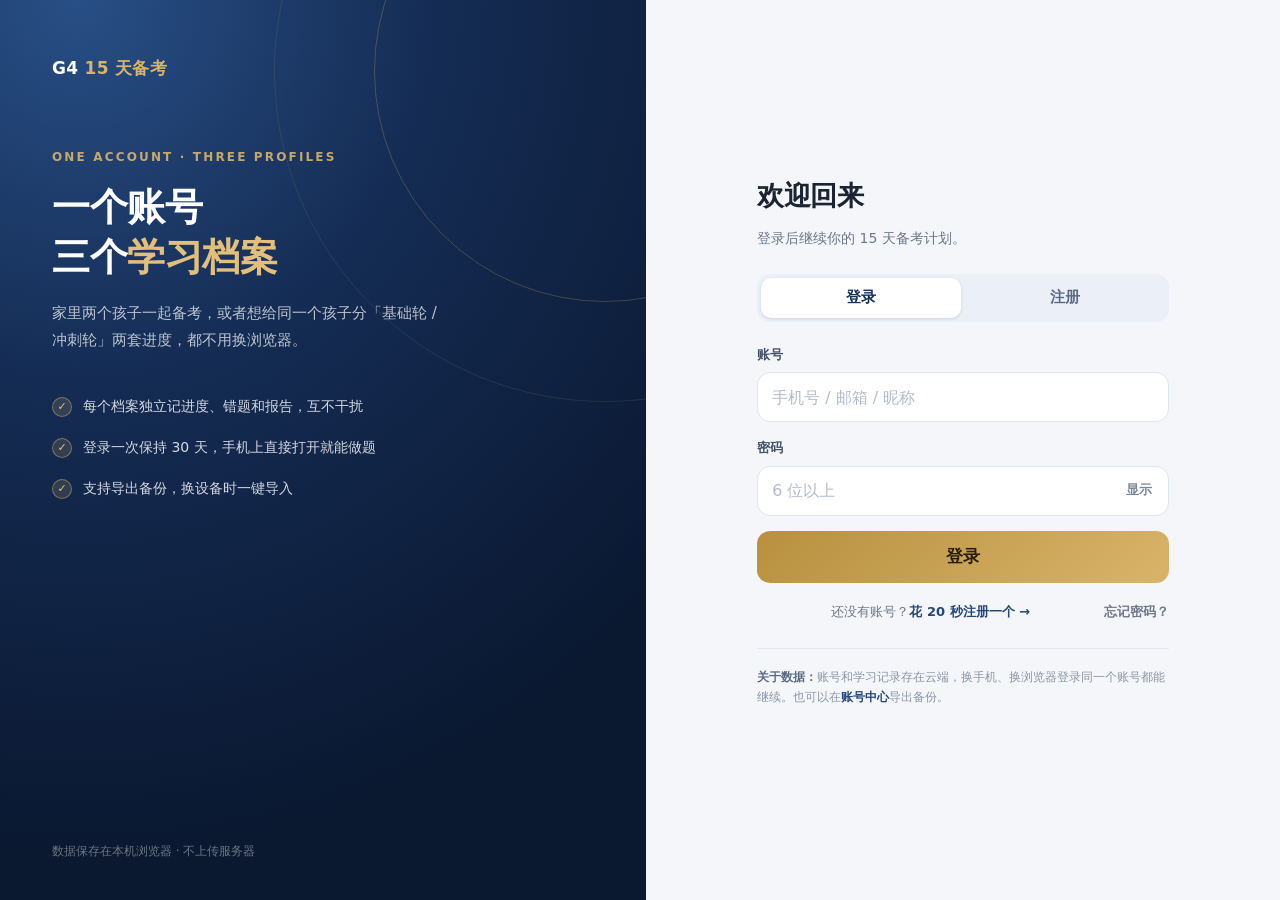
<file: account.html>
<!DOCTYPE html>
<html lang="zh-CN">
<head>
<meta charset="utf-8">
<meta name="viewport" content="width=device-width, initial-scale=1, viewport-fit=cover">
<meta name="theme-color" content="#16305a">
<meta name="robots" content="noindex">
<link rel="icon" href="assets/img/favicon.png">
<link rel="apple-touch-icon" href="assets/img/icon-192.png">
<link rel="stylesheet" href="assets/css/app.css">
<link rel="stylesheet" href="assets/css/auth.css">
<script src="assets/js/auth.js" data-api="https://ab81cf92b0a23499d.app.workbuddy.host" data-sharecode="POV3OFGOID"></script>
<title>账号与档案 · G4 备考</title>
</head>
<body data-page="account">
<header class="site-head" id="site-head"></header>

<main class="acc-wrap">

  <div class="acc-hero">
    <div class="ah-av" id="hero-av">🦁</div>
    <div class="ah-info">
      <div class="ah-name" id="hero-name">我的档案</div>
      <div class="ah-meta" id="hero-meta">Day 1 / 15</div>
    </div>
    <button class="ah-btn" id="hero-go">继续学习</button>
  </div>

  <section class="acc-sec">
    <h2>学习档案 <span id="slot-count">1 / 3</span></h2>
    <div class="card" style="padding:12px">
      <div id="slots"></div>
      <div class="hint" style="margin:4px 2px 0;font-size:12px">
        每个档案的进度、错题本和报告完全独立。删除档案会一并删掉它的学习记录。
      </div>
    </div>
  </section>

  <section class="acc-sec">
    <h2>数据备份 <span>换设备时用</span></h2>
    <div class="card">
      <div class="kv"><span>当前档案记录</span><b id="data-meta">—</b></div>
      <div class="btn-row" style="margin-top:12px">
        <button class="btn ghost sm" id="btn-export">导出当前档案</button>
        <button class="btn ghost sm" id="btn-import">导入备份</button>
        <input type="file" id="file-import" accept=".json,application/json" hidden>
      </div>
      <div class="hint" style="margin-top:10px;font-size:12px">
        导出的是一个 .json 文件，里面只有当前档案的答题记录。换手机后登录同一个账号，用「导入备份」恢复。
      </div>
    </div>
  </section>

  <section class="acc-sec">
    <h2>账号</h2>
    <div class="card">
      <div class="kv"><span>数据同步</span><b id="acc-sync">—</b></div>
      <div class="kv"><span>账号</span><b id="acc-user">—</b></div>
      <div class="kv"><span>称呼</span><b id="acc-name">—</b></div>
      <div class="kv"><span>注册时间</span><b id="acc-since">—</b></div>
      <div class="btn-row" style="margin-top:14px">
        <button class="btn ghost sm" id="btn-pw">修改密码</button>
        <button class="btn ghost sm" id="btn-logout">退出登录</button>
      </div>
    </div>
  </section>

  <section class="acc-sec">
    <h2>安全与找回 <span>忘记密码时用</span></h2>
    <div class="card">
      <div class="kv"><span>安全问题</span><b id="sec-q">—</b></div>
      <div class="kv"><span>恢复码</span><b id="sec-rec">—</b></div>
      <div class="btn-row" style="margin-top:12px">
        <button class="btn ghost sm" id="btn-sec">设置安全问题</button>
        <button class="btn ghost sm" id="btn-rec">生成恢复码</button>
      </div>
      <div class="hint" id="sec-hint" style="margin-top:10px;font-size:12px">
        忘记密码时，在登录页点「忘记密码？」，用安全问题答案或恢复码就能重设密码。恢复码只显示一次，请截图保存。
      </div>
    </div>
  </section>

  <section class="acc-sec">
    <h2>重置</h2>
    <div class="card danger-zone">
      <div style="font-size:13px;color:#5a6a83;line-height:1.7">
        只清空<strong>当前档案</strong>的答题记录，档案本身和账号都保留。可以先用上面的「导出」留个备份。
      </div>
      <div class="btn-row" style="margin-top:14px">
        <button class="btn ghost sm" id="btn-reset">清空当前档案进度</button>
      </div>
    </div>
  </section>

  <div style="margin-top:26px;text-align:center;font-size:12px;color:#8b96a8;line-height:1.8">
    账号和学习记录保存在云端，换设备登录同一账号即可继续。<br>
    仍建议定期导出备份，多一层保险。
  </div>
</main>

<nav class="tabbar" id="site-tabbar"></nav>

<!-- 编辑档案 -->
<div class="modal" id="m-edit">
  <div class="modal-box">
    <h3>编辑档案</h3>
    <p>名字最多 12 个字，头像和颜色随时能改。</p>
    <div class="emoji-row" id="m-emoji"></div>
    <div class="swatch-row" id="m-color"></div>
    <input class="inp" id="m-name" maxlength="12" placeholder="档案名字">
    <div class="modal-foot">
      <button class="btn ghost" data-close="m-edit">取消</button>
      <button class="btn" id="m-save">保存</button>
    </div>
  </div>
</div>

<!-- 修改密码 -->
<div class="modal" id="m-pw">
  <div class="modal-box">
    <h3>修改密码</h3>
    <p>改完下次登录用新密码，当前登录状态不会掉。</p>
    <div class="field">
      <label for="pw-old">原密码</label>
      <input class="inp" id="pw-old" type="password" autocomplete="current-password" placeholder="当前密码">
    </div>
    <div class="field">
      <label for="pw-new">新密码</label>
      <input class="inp" id="pw-new" type="password" autocomplete="new-password" placeholder="至少 6 位">
    </div>
    <div class="field">
      <label for="pw-new2">确认新密码</label>
      <input class="inp" id="pw-new2" type="password" autocomplete="new-password" placeholder="再输一遍">
    </div>
    <div class="auth-err" id="pw-err"></div>
    <div class="modal-foot">
      <button class="btn ghost" data-close="m-pw">取消</button>
      <button class="btn" id="pw-save">确认修改</button>
    </div>
  </div>
</div>

<!-- 删除档案 -->
<div class="modal" id="m-del">
  <div class="modal-box">
    <h3>删除这个档案？</h3>
    <p id="del-text">档案里的答题记录会一起删除，无法恢复。建议先导出备份。</p>
    <div class="modal-foot">
      <button class="btn ghost" data-close="m-del">我再想想</button>
      <button class="btn" id="del-ok" style="background:#b23a2c">确认删除</button>
    </div>
  </div>
</div>

<!-- 清空进度 -->
<div class="modal" id="m-reset">
  <div class="modal-box">
    <h3>清空当前档案进度？</h3>
    <p>会删除这个档案的全部答题记录，从 Day 1 重新开始。账号和其他档案不受影响。</p>
    <div class="modal-foot">
      <button class="btn ghost" data-close="m-reset">取消</button>
      <button class="btn" id="reset-ok" style="background:#b23a2c">确认清空</button>
    </div>
  </div>
</div>

<!-- 安全设置 -->
<div class="modal" id="m-sec">
  <div class="modal-box">
    <h3>设置安全问题</h3>
    <p>答案不区分大小写、忽略空格。设置后忘记密码就能自助找回。</p>
    <div class="field">
      <label for="sec-qsel">问题</label>
      <select class="inp sel" id="sec-qsel">
        <option>你最喜欢的水果是什么？</option>
        <option>你的小学叫什么名字？</option>
        <option>你养过的宠物叫什么？</option>
        <option>你最喜欢的颜色是什么？</option>
      </select>
    </div>
    <div class="field">
      <label for="sec-ans">答案</label>
      <input class="inp" id="sec-ans" maxlength="30" placeholder="例如：芒果">
    </div>
    <div class="auth-err" id="sec-err"></div>
    <div class="modal-foot">
      <button class="btn ghost" data-close="m-sec">取消</button>
      <button class="btn" id="sec-save">保存</button>
    </div>
  </div>
</div>

<!-- 展示恢复码 -->
<div class="modal" id="m-code">
  <div class="modal-box">
    <h3>你的恢复码</h3>
    <p>只显示这一次，请现在截图或复制保存。生成新码后旧码立即作废。</p>
    <div class="code-box" id="code-val">—</div>
    <button class="btn ghost sm" id="code-copy" style="width:100%">复制恢复码</button>
    <div class="modal-foot">
      <button class="btn" data-close="m-code">我已保存</button>
    </div>
  </div>
</div>

<script src="assets/js/data.js"></script>
<script src="assets/js/core.js"></script>
<script>
(function () {
  'use strict';
  var A = window.Auth, App = window.App, S = App.S;
  var $ = function (id) { return document.getElementById(id); };
  var IC = {
    swap: '<svg viewBox="0 0 24 24" width="17" height="17" fill="none" stroke="currentColor" stroke-width="2" stroke-linecap="round" stroke-linejoin="round"><path d="M4 8h13l-3-3M20 16H7l3 3"/></svg>',
    pen: '<svg viewBox="0 0 24 24" width="16" height="16" fill="none" stroke="currentColor" stroke-width="2" stroke-linecap="round" stroke-linejoin="round"><path d="M4 20h4l10-10-4-4L4 16v4z"/><path d="M13.5 6.5l4 4"/></svg>',
    bin: '<svg viewBox="0 0 24 24" width="16" height="16" fill="none" stroke="currentColor" stroke-width="2" stroke-linecap="round" stroke-linejoin="round"><path d="M4 7h16M9 7V4h6v3M6 7l1 13h10l1-13"/></svg>'
  };

  var editPid = null, delPid = null;
  var pickedEmoji = '', pickedColor = '';

  /* ---------- 模态框 ---------- */
  function open(id) { $(id).classList.add('show'); }
  function close(id) { $(id).classList.remove('show'); }
  Array.prototype.forEach.call(document.querySelectorAll('[data-close]'), function (b) {
    b.addEventListener('click', function () { close(b.getAttribute('data-close')); });
  });
  Array.prototype.forEach.call(document.querySelectorAll('.modal'), function (m) {
    m.addEventListener('click', function (e) { if (e.target === m) m.classList.remove('show'); });
  });

  /* ---------- 进度摘要 ---------- */
  function metaFor(pid) {
    var raw = null;
    try { raw = localStorage.getItem(A.progressKey(pid)); } catch (e) {}
    var st = {};
    try { st = JSON.parse(raw || '{}') || {}; } catch (e) { st = {}; }
    var ans = 0;
    if (st.answers) { for (var k in st.answers) if (Object.prototype.hasOwnProperty.call(st.answers, k)) ans++; }
    var day = 1;
    if (st.startDate) {
      var p = String(st.startDate).split('-').map(Number);
      var s = new Date(p[0], p[1] - 1, p[2]);
      var t = new Date(); t.setHours(0, 0, 0, 0);
      day = Math.max(1, Math.min(15, Math.floor((t - s) / 86400000) + 1));
    }
    return { day: day, ans: ans };
  }

  /* ---------- 渲染 ---------- */
  function render() {
    var c = A.current();
    if (!c) { location.replace('login.html'); return; }
    var u = c.user, cur = c.profile;
    var t = App.totalStats();

    $('hero-av').textContent = cur.emoji;
    $('hero-av').style.background = cur.color;
    $('hero-name').textContent = cur.name;
    $('hero-meta').textContent = 'Day ' + App.todayIdx() + ' / 15 · 已答 ' + t.ans + ' 题 · 正确率 ' + t.pct + '%';
    $('hero-go').onclick = function () { location.href = 'quiz.html?day=' + App.todayIdx(); };

    /* 槽位 */
    var html = u.profiles.map(function (p) {
      var m = metaFor(p.id), on = p.id === cur.id;
      return '<div class="slot' + (on ? ' cur' : '') + '">' +
        '<span class="sl-av" style="background:' + p.color + '">' + p.emoji + '</span>' +
        '<span class="sl-info">' +
          '<span class="sl-name">' + A.esc(p.name) + (on ? '<em>当前</em>' : '') + '</span>' +
          '<span class="sl-meta">Day ' + m.day + ' / 15 · 已答 ' + m.ans + ' 题</span>' +
        '</span>' +
        '<span class="sl-ops">' +
          (on ? '' : '<button class="icobtn" data-sw="' + p.id + '" title="切换到该档案">' + IC.swap + '</button>') +
          '<button class="icobtn" data-ed="' + p.id + '" title="编辑">' + IC.pen + '</button>' +
          (u.profiles.length > 1
            ? '<button class="icobtn danger" data-del="' + p.id + '" title="删除">' + IC.bin + '</button>' : '') +
        '</span>' +
      '</div>';
    }).join('');

    if (u.profiles.length < A.MAX_PROFILES) {
      html += '<button class="slot-empty" id="slot-add">＋ 新建档案（还剩 ' +
        (A.MAX_PROFILES - u.profiles.length) + ' 个名额）</button>';
    }
    $('slots').innerHTML = html;
    $('slot-count').textContent = u.profiles.length + ' / ' + A.MAX_PROFILES;

    Array.prototype.forEach.call($('slots').querySelectorAll('[data-sw]'), function (b) {
      b.onclick = function () {
        if (A.switchProfile(b.getAttribute('data-sw'))) location.reload();
      };
    });
    Array.prototype.forEach.call($('slots').querySelectorAll('[data-ed]'), function (b) {
      b.onclick = function () { openEdit(b.getAttribute('data-ed')); };
    });
    Array.prototype.forEach.call($('slots').querySelectorAll('[data-del]'), function (b) {
      b.onclick = function () {
        delPid = b.getAttribute('data-del');
        var p = u.profiles.filter(function (x) { return x.id === delPid; })[0];
        $('del-text').textContent = '「' + (p ? p.name : '这个档案') +
          '」里的答题记录会一起删除，无法恢复。建议先导出备份。';
        open('m-del');
      };
    });
    var add = $('slot-add');
    if (add) add.onclick = function () { openEdit(null); };

    /* 数据 & 账号 */
    $('data-meta').textContent = t.ans + ' 题记录 · ' + t.done + '/15 天完成';
    A.syncStatus().then(function (cloud) {
      $('acc-sync').textContent = cloud ? '☁️ 云端 · 换设备自动同步' : '仅本机 · 建议导出备份';
    });
    $('acc-user').textContent = u.username;
    $('acc-name').textContent = u.name || '未填';
    $('acc-since').textContent = new Date(u.createdAt).toLocaleDateString('zh-CN');

    /* 安全与找回 */
    var sec = A.securityOf();
    $('sec-q').textContent = sec.question || '未设置';
    $('btn-sec').textContent = sec.question ? '修改安全问题' : '设置安全问题';
    $('sec-rec').textContent = '检测中…';
    A.syncStatus().then(function (cloud) {
      $('sec-rec').textContent = cloud ? (sec.hasRecovery ? '已生成（如需重置换新）' : '未生成') : '仅云端账号支持';
      $('btn-rec').disabled = !cloud;
      $('btn-rec').style.opacity = cloud ? '' : '.5';
    });
    $('sec-hint').textContent = sec.question
      ? '忘记密码时，在登录页点「忘记密码？」，用安全问题答案（或恢复码）就能重设密码。'
      : '⚠️ 还没有设置找回方式。建议现在设置一个安全问题，否则忘记密码只能找管理员在后台重置。';
  }

  /* ---------- 编辑 / 新建档案 ---------- */
  function openEdit(pid) {
    editPid = pid;
    var c = A.current();
    var p = pid ? c.user.profiles.filter(function (x) { return x.id === pid; })[0] : null;
    pickedEmoji = p ? p.emoji : A.EMOJIS[c.user.profiles.length % A.EMOJIS.length];
    pickedColor = p ? p.color : A.COLORS[c.user.profiles.length % A.COLORS.length];
    $('m-name').value = p ? p.name : ('档案 ' + (c.user.profiles.length + 1));
    $('m-emoji').innerHTML = A.EMOJIS.map(function (em) {
      return '<button type="button" data-em="' + em + '" class="' + (em === pickedEmoji ? 'on' : '') + '">' + em + '</button>';
    }).join('');
    $('m-color').innerHTML = A.COLORS.map(function (co) {
      return '<button type="button" data-co="' + co + '" class="' + (co === pickedColor ? 'on' : '') + '" style="background:' + co + '"></button>';
    }).join('');
    Array.prototype.forEach.call($('m-emoji').querySelectorAll('[data-em]'), function (b) {
      b.onclick = function () {
        pickedEmoji = b.getAttribute('data-em');
        Array.prototype.forEach.call($('m-emoji').children, function (x) { x.classList.toggle('on', x === b); });
      };
    });
    Array.prototype.forEach.call($('m-color').querySelectorAll('[data-co]'), function (b) {
      b.onclick = function () {
        pickedColor = b.getAttribute('data-co');
        Array.prototype.forEach.call($('m-color').children, function (x) { x.classList.toggle('on', x === b); });
      };
    });
    open('m-edit');
  }

  $('m-save').onclick = async function () {
    var name = $('m-name').value.trim();
    if (!name) { App.toast('给档案起个名字'); return; }
    try {
      if (editPid) {
        A.updateProfile(editPid, { name: name, emoji: pickedEmoji, color: pickedColor });
        close('m-edit');
        App.toast('档案已更新');
        setTimeout(function () { location.reload(); }, 400);
      } else {
        await A.addProfile(name);
        close('m-edit');
        App.toast('新档案已创建，进度从 Day 1 开始');
        setTimeout(function () { location.reload(); }, 400);
      }
    } catch (e) {
      alert(e.message || '保存失败');
    }
  };

  /* ---------- 删除 ---------- */
  $('del-ok').onclick = async function () {
    try {
      await A.removeProfile(delPid, true);
      close('m-del');
      App.toast('档案已删除');
      setTimeout(function () { location.reload(); }, 350);
    } catch (e) {
      alert(e.message || '删除失败');
    }
  };

  /* ---------- 改密码 ---------- */
  $('btn-pw').onclick = function () {
    $('pw-old').value = ''; $('pw-new').value = ''; $('pw-new2').value = '';
    $('pw-err').classList.remove('show');
    open('m-pw');
  };
  $('pw-save').onclick = function () {
    var o = $('pw-old').value, n1 = $('pw-new').value, n2 = $('pw-new2').value;
    var box = $('pw-err');
    function bad(m) { box.textContent = m; box.classList.add('show'); }
    box.classList.remove('show');
    if (!o) return bad('请输入原密码');
    if (n1.length < 6) return bad('新密码至少 6 位');
    if (n1 !== n2) return bad('两次输入的新密码不一样');
    A.changePassword(o, n1).then(function () {
      close('m-pw');
      App.toast('密码已修改');
    }).catch(function (e) { bad(e.message || '修改失败'); });
  };

  /* ---------- 安全与找回 ---------- */
  var SECQ = ['你最喜欢的水果是什么？', '你的小学叫什么名字？',
              '你养过的宠物叫什么？', '你最喜欢的颜色是什么？'];

  $('btn-sec').onclick = function () {
    var cur = A.securityOf().question;
    $('sec-err').classList.remove('show');
    $('sec-ans').value = '';
    var opts = SECQ.slice();
    if (cur && opts.indexOf(cur) < 0) opts.unshift(cur);
    $('sec-qsel').innerHTML = opts.map(function (q) {
      return '<option' + (q === cur ? ' selected' : '') + '>' + A.esc(q) + '</option>';
    }).join('');
    open('m-sec');
  };

  $('sec-save').onclick = function () {
    var q = $('sec-qsel').value, a = $('sec-ans').value.trim();
    var box = $('sec-err');
    function bad(m) { box.textContent = m; box.classList.add('show'); }
    box.classList.remove('show');
    if (a.length < 1) return bad('请填写答案');
    A.setSecurity(q, a).then(function () {
      close('m-sec');
      App.toast('安全问题已保存');
      setTimeout(function () { location.reload(); }, 500);
    }).catch(function (e) { bad(e.message || '保存失败'); });
  };

  $('btn-rec').onclick = function () {
    if ($('btn-rec').disabled) return;
    if (!confirm('生成新恢复码？旧恢复码会立即失效。')) return;
    A.rotateRecovery().then(function (res) {
      $('code-val').textContent = res.recoveryCode;
      $('sec-rec').textContent = '已生成（如需重置换新）';
      open('m-code');
    }).catch(function (e) { alert(e.message || '生成失败'); });
  };

  $('code-copy').onclick = function () {
    var s = $('code-val').textContent.trim();
    if (!s || s === '—') return;
    if (navigator.clipboard && navigator.clipboard.writeText) {
      navigator.clipboard.writeText(s).then(function () { App.toast('已复制'); }, fb);
    } else fb();
    function fb() {
      var ta = document.createElement('textarea');
      ta.value = s; ta.style.position = 'fixed'; ta.style.opacity = '0';
      document.body.appendChild(ta); ta.select();
      try { document.execCommand('copy'); App.toast('已复制'); } catch (e) { alert('复制失败：' + s); }
      ta.remove();
    }
  };

  /* ---------- 退出 ---------- */
  $('btn-logout').onclick = function () {
    if (!confirm('退出登录？学习记录会保留，重新登录即可继续。')) return;
    A.logout();
    location.replace('login.html');
  };

  /* ---------- 导出 / 导入 ---------- */
  $('btn-export').onclick = function () {
    var c = A.current();
    var data = A.exportProfile(c.profile.id);
    var blob = new Blob([JSON.stringify(data, null, 2)], { type: 'application/json' });
    var a = document.createElement('a');
    a.href = URL.createObjectURL(blob);
    a.download = 'G4备考-' + c.profile.name + '-' + App.fmtD(new Date()) + '.json';
    document.body.appendChild(a); a.click();
    setTimeout(function () { URL.revokeObjectURL(a.href); a.remove(); }, 1200);
    App.toast('已导出，保存好这个文件');
  };

  $('btn-import').onclick = function () { $('file-import').click(); };
  $('file-import').onchange = async function () {
    var f = this.files && this.files[0];
    if (!f) return;
    var fr = new FileReader();
    fr.onload = async function () {
      try {
        var obj = JSON.parse(String(fr.result));
        if (!confirm('导入会覆盖当前档案的答题记录，确定继续？')) return;
        await A.importProfile(A.current().profile.id, obj);
        App.toast('导入成功，正在刷新');
        setTimeout(function () { location.reload(); }, 500);
      } catch (e) {
        alert('导入失败：' + (e.message || '文件格式不对'));
      }
    };
    fr.readAsText(f);
    this.value = '';
  };

  /* ---------- 清空 ---------- */
  $('btn-reset').onclick = function () { open('m-reset'); };
  $('reset-ok').onclick = async function () {
    await A.resetProgress();
    App.toast('已清空，正在重新开始');
    setTimeout(function () { location.href = 'index.html'; }, 400);
  };

  render();
})();
</script>
</body>
</html>
</file>
<file: assets/css/app.css>
/* =========================================================
   G4 15天备考 · 站点样式
   移动优先，860px 以上切桌面布局
   ========================================================= */
:root{
  --navy:#16305a; --navy2:#24487c; --navy3:#2f5da0; --gold:#c8a45a;
  --bg:#f4f6fa; --card:#fff; --ink:#1b2432; --muted:#6d7889;
  --line:#e5e9f1; --ok:#0f7a58; --okbg:#eefaf4; --bad:#c0392b; --badbg:#fdf1ef;
  --shadow:0 1px 2px rgba(22,48,90,.05), 0 10px 30px rgba(22,48,90,.06);
  --radius:18px;
}
*{box-sizing:border-box;-webkit-tap-highlight-color:transparent}
html{scroll-behavior:smooth}
body{
  margin:0;background:var(--bg);color:var(--ink);font-size:16px;line-height:1.65;
  font-family:-apple-system,BlinkMacSystemFont,"PingFang SC","Hiragino Sans GB","Microsoft YaHei",system-ui,sans-serif;
  -webkit-font-smoothing:antialiased;
}
a{color:var(--navy2);text-decoration:none}
button{font-family:inherit}
img{max-width:100%}
.wrap{max-width:1080px;margin:0 auto;padding:0 16px}
@media(min-width:860px){.wrap{padding:0 28px}}

/* ---------- header ---------- */
.site-head{
  position:sticky;top:0;z-index:60;background:rgba(255,255,255,.94);
  backdrop-filter:blur(14px);border-bottom:1px solid var(--line);
}
.site-head .wrap{display:flex;align-items:center;gap:14px;height:56px}
@media(min-width:860px){.site-head .wrap{height:64px}}
.logo{display:flex;align-items:baseline;gap:6px;font-weight:800;font-size:16px;color:var(--navy);letter-spacing:.02em;flex:0 0 auto}
.logo b{color:var(--gold);font-weight:800}
.logo .dot{width:5px;height:5px;border-radius:50%;background:var(--gold);display:inline-block;transform:translateY(-3px)}
.site-nav{display:none;gap:2px;margin-left:18px;flex:1}
@media(min-width:860px){.site-nav{display:flex}}
.site-nav a{
  font-size:14.5px;font-weight:600;color:#5a6a83;padding:8px 13px;border-radius:9px;transition:.15s;
}
.site-nav a:hover{background:#f0f3f9;color:var(--navy)}
.site-nav a.on{color:var(--navy);background:#eef2f9}
.head-right{margin-left:auto;display:flex;align-items:center;gap:10px}
.cd-chip{font-size:12.5px;color:#5a6a83;background:#f0f3f9;border-radius:99px;padding:6px 12px;white-space:nowrap}
.cd-chip b{color:var(--navy);font-size:15px;font-variant-numeric:tabular-nums}
.head-cta{display:none}
@media(min-width:860px){.head-cta{display:inline-flex}}

/* ---------- buttons ---------- */
.btn{
  display:inline-flex;align-items:center;justify-content:center;gap:8px;
  padding:14px 22px;border:none;border-radius:13px;background:var(--navy);color:#fff;
  font-size:16px;font-weight:600;cursor:pointer;transition:.15s;text-align:center;
}
.btn:hover{background:var(--navy2)}
.btn:active{transform:scale(.985)}
.btn.gold{background:linear-gradient(135deg,#b8903f,#d8b46a);color:#2a1f06}
.btn.gold:hover{filter:brightness(1.05)}
.btn.ghost{background:#fff;color:var(--navy);border:1.5px solid var(--line)}
.btn.ghost:hover{background:#f7f9fd;border-color:#cfd8e6}
.btn.sm{padding:10px 15px;font-size:14px;border-radius:10px}
.btn.block{width:100%}
.btn:disabled{opacity:.45;pointer-events:none}

/* ---------- tabbar (mobile only) ---------- */
.tabbar{
  position:fixed;left:0;right:0;bottom:0;z-index:70;
  background:rgba(255,255,255,.96);backdrop-filter:blur(14px);
  border-top:1px solid var(--line);display:flex;
  padding:6px 4px calc(6px + env(safe-area-inset-bottom));
}
@media(min-width:860px){.tabbar{display:none}}
.tabbar a{
  flex:1;display:flex;flex-direction:column;align-items:center;gap:3px;
  color:#98a3b4;font-size:10.5px;font-weight:600;padding:5px 2px;border-radius:10px;
}
.tabbar a.on{color:var(--navy)}
.tabbar svg{width:22px;height:22px;stroke:currentColor;fill:none;stroke-width:1.7;stroke-linecap:round;stroke-linejoin:round}

/* ---------- hero ---------- */
.hero{
  position:relative;overflow:hidden;color:#fff;
  background:linear-gradient(150deg,#0f2445 0%,#1a3c6b 52%,#2a5a99 100%);
}
.hero:before{
  content:"";position:absolute;right:-90px;top:-120px;width:340px;height:340px;border-radius:50%;
  background:radial-gradient(circle,rgba(200,164,90,.22),rgba(200,164,90,0) 68%);
}
.hero:after{
  content:"";position:absolute;left:-60px;bottom:-140px;width:300px;height:300px;border-radius:50%;
  background:radial-gradient(circle,rgba(90,140,220,.18),rgba(90,140,220,0) 70%);
}
.hero .wrap{position:relative;z-index:1;padding-top:44px;padding-bottom:40px}
@media(min-width:860px){.hero .wrap{padding-top:74px;padding-bottom:70px;display:grid;grid-template-columns:1.15fr .85fr;gap:48px;align-items:center}}
.eyebrow{display:inline-flex;align-items:center;gap:7px;font-size:12.5px;font-weight:700;letter-spacing:.1em;color:#c8a45a;background:rgba(200,164,90,.12);border:1px solid rgba(200,164,90,.28);padding:6px 12px;border-radius:99px}
.hero h1{font-size:30px;line-height:1.28;font-weight:800;margin:16px 0 12px;letter-spacing:-.01em}
@media(min-width:860px){.hero h1{font-size:44px;line-height:1.2}}
.hero h1 em{font-style:normal;color:var(--gold)}
.hero p.lead{font-size:15px;line-height:1.75;color:#c3d0e4;margin:0 0 26px;max-width:520px}
@media(min-width:860px){.hero p.lead{font-size:16.5px}}
.hero-actions{display:flex;gap:10px;flex-wrap:wrap}
.hero-actions .btn{padding:14px 24px}
.hero-actions .btn.ghost{background:rgba(255,255,255,.08);color:#fff;border-color:rgba(255,255,255,.28)}
.hero-actions .btn.ghost:hover{background:rgba(255,255,255,.16)}
.hero-note{font-size:12.5px;color:#8ea3c2;margin-top:16px}

.hero-panel{
  display:none;background:rgba(255,255,255,.07);border:1px solid rgba(255,255,255,.16);
  border-radius:22px;padding:22px;backdrop-filter:blur(10px);
}
@media(min-width:860px){.hero-panel{display:block}}
.hero-panel .plabel{font-size:11.5px;letter-spacing:.14em;color:#9fb3cd;font-weight:700}
.hero-panel .prow{display:flex;align-items:center;justify-content:space-between;padding:13px 0;border-bottom:1px solid rgba(255,255,255,.1)}
.hero-panel .prow:last-child{border:none;padding-bottom:0}
.hero-panel .pk{font-size:13.5px;color:#c3d0e4}
.hero-panel .pv{font-size:20px;font-weight:800;font-variant-numeric:tabular-nums}
.hero-panel .pv small{font-size:12px;font-weight:600;color:#9fb3cd;margin-left:2px}
.hero-panel .pbar{height:5px;background:rgba(255,255,255,.15);border-radius:99px;overflow:hidden;margin-top:8px}
.hero-panel .pbar i{display:block;height:100%;background:linear-gradient(90deg,#c8a45a,#e6c98d);border-radius:99px}

/* ---------- layout ---------- */
main{padding:22px 0 calc(84px + env(safe-area-inset-bottom))}
@media(min-width:860px){main{padding:42px 0 56px}}
.sect{margin-bottom:26px}
@media(min-width:860px){.sect{margin-bottom:40px}}
.sect-head{display:flex;align-items:flex-end;justify-content:space-between;gap:16px;margin:0 2px 14px}
.sect-head h2{font-size:20px;font-weight:800;margin:0;letter-spacing:-.01em}
@media(min-width:860px){.sect-head h2{font-size:26px}}
.sect-head p{margin:4px 0 0;font-size:13.5px;color:var(--muted)}
.sect-head .more{font-size:13.5px;font-weight:600;color:var(--navy2);white-space:nowrap}
.grid{display:grid;gap:14px}
@media(min-width:700px){.grid.g2{grid-template-columns:repeat(2,1fr)}}
@media(min-width:860px){.grid.g3{grid-template-columns:repeat(3,1fr)}.grid.g4{grid-template-columns:repeat(4,1fr)}}

.card{
  background:var(--card);border:1px solid rgba(229,233,241,.8);border-radius:var(--radius);
  box-shadow:var(--shadow);padding:18px;
}
.card.tight{padding:15px}
.card.flat{box-shadow:none}
.card h3{margin:0 0 8px;font-size:16.5px;font-weight:700}
.card p{margin:0;color:#3d4a5e;font-size:14.5px;line-height:1.75}

/* ---------- pills / misc ---------- */
.pill{display:inline-flex;align-items:center;gap:5px;font-size:11.5px;font-weight:600;padding:4px 10px;border-radius:99px;background:#eef2f9;color:#3c5279;white-space:nowrap}
.pill.eng{background:#eaf2ff;color:#1d4f9c}
.pill.math{background:#eafaf3;color:#0d6b4f}
.pill.chi{background:#fdf3e6;color:#96601a}
.pill.gold{background:#faf3e2;color:#8a6a20}
.pill.ok{background:#e6f7ef;color:var(--ok)}
.pill.bad{background:var(--badbg);color:var(--bad)}
.hint{font-size:12.5px;color:var(--muted);line-height:1.65}
.muted{color:var(--muted)}
.center{text-align:center}
.goldline{height:3px;background:linear-gradient(90deg,var(--gold),rgba(200,164,90,0));border-radius:2px}
.kv{display:flex;gap:12px;padding:11px 0;border-bottom:1px dashed var(--line);font-size:14.5px}
.kv:last-child{border:none;padding-bottom:0}
.kv .k{flex:0 0 72px;color:var(--muted);font-size:13.5px;font-weight:600}
.kv .v{flex:1}
.list{margin:0;padding-left:20px}
.list li{margin:7px 0;font-size:14.5px;line-height:1.7}
.quote{border-left:3px solid var(--gold);padding:4px 0 4px 14px;color:#3d4a5e;font-size:14px;margin:14px 0}
.tag{display:inline-block;font-size:11px;font-weight:700;letter-spacing:.08em;color:#8a6a20;background:#faf3e2;padding:3px 9px;border-radius:6px}
.bar{height:6px;background:#e3e8f1;border-radius:99px;overflow:hidden}
.bar>i{display:block;height:100%;background:linear-gradient(90deg,#c8a45a,#e0c285);border-radius:99px;transition:width .4s}
.bar.navy>i{background:linear-gradient(90deg,var(--navy),var(--navy3))}
.bar.green>i{background:linear-gradient(90deg,#0f7a58,#3fae86)}

/* ---------- progress ring ---------- */
.ring{position:relative;width:78px;height:78px;flex:0 0 78px}
.ring svg{transform:rotate(-90deg)}
.ring .pct{position:absolute;inset:0;display:flex;flex-direction:column;align-items:center;justify-content:center;font-size:17px;font-weight:800;color:var(--navy)}
.ring .pct small{font-size:9px;color:var(--muted);font-weight:700;letter-spacing:.08em}

/* ---------- plan list ---------- */
.ditem{display:flex;gap:13px;padding:14px;background:#fff;border:1px solid var(--line);border-radius:15px;margin-bottom:10px;cursor:pointer;align-items:center;transition:.15s}
.ditem:hover{border-color:#cfd8e6;transform:translateY(-1px);box-shadow:var(--shadow)}
.dnum{flex:0 0 44px;height:44px;border-radius:12px;background:#eef2f9;display:flex;flex-direction:column;align-items:center;justify-content:center;font-weight:800;color:var(--navy);font-size:16px;line-height:1}
.dnum small{font-size:8px;color:var(--muted);font-weight:700;letter-spacing:.08em;margin-top:4px}
.ditem.done .dnum{background:#e6f7ef;color:var(--ok)}
.ditem .dt{font-size:15px;font-weight:700;margin-bottom:3px;display:flex;align-items:center;gap:6px;flex-wrap:wrap}
.ditem .dm{font-size:12.5px;color:var(--muted)}
.ditem .chev{color:#c3cad6;font-size:20px;font-weight:300}

/* ---------- quiz ---------- */
.quizhead{position:sticky;top:56px;z-index:40;background:rgba(244,246,250,.96);backdrop-filter:blur(10px);padding:12px 0 10px;border-bottom:1px solid var(--line);margin-bottom:16px}
@media(min-width:860px){.quizhead{top:64px}}
.qh-row{display:flex;align-items:center;justify-content:space-between;gap:12px}
.qh-day{font-size:12px;color:var(--muted);font-weight:700;letter-spacing:.06em}
.qh-title{font-size:16px;font-weight:800;margin-top:2px}
.qh-right{display:flex;align-items:center;gap:8px}
.qcount{font-size:13px;font-weight:700;color:var(--navy);background:#e9eef8;padding:6px 12px;border-radius:99px;white-space:nowrap}
.iconbtn{background:#fff;border:1px solid var(--line);width:36px;height:36px;border-radius:10px;display:flex;align-items:center;justify-content:center;cursor:pointer;color:var(--muted);flex:0 0 36px}
.iconbtn:hover{color:var(--navy);border-color:#cfd8e6}
.qwrap{max-width:820px;margin:0 auto}
.q{background:#fff;border:1px solid var(--line);border-radius:16px;padding:16px;margin-bottom:13px;box-shadow:0 1px 2px rgba(22,48,90,.04)}
.q .qtop{display:flex;align-items:center;gap:8px;margin-bottom:9px}
.q .num{font-size:11.5px;font-weight:800;color:#9aa4b4;letter-spacing:.06em}
.q .stem{font-size:16.5px;line-height:1.7;font-weight:500}
.q .stem.en{font-family:Georgia,"Times New Roman",serif}
.opt{display:flex;gap:10px;align-items:flex-start;padding:11px 12px;border:1.5px solid var(--line);border-radius:12px;margin-top:9px;cursor:pointer;transition:.14s;background:#fff}
.opt:hover{background:#f7f9fd;border-color:#d5deeb}
.opt .k{flex:0 0 22px;height:22px;border-radius:50%;background:#f0f3f9;color:#5a6a83;font-size:12px;font-weight:700;display:flex;align-items:center;justify-content:center;margin-top:1px}
.opt .t{flex:1;font-size:15.5px;line-height:1.55}
.opt.en .t{font-family:Georgia,"Times New Roman",serif}
.opt.correct{border-color:var(--ok);background:var(--okbg)}
.opt.correct .k{background:var(--ok);color:#fff}
.opt.wrong{border-color:var(--bad);background:var(--badbg)}
.opt.wrong .k{background:var(--bad);color:#fff}
.opt.locked{cursor:default}
.opt.locked:hover{background:inherit;border-color:inherit}
.opt.correct.locked:hover{background:var(--okbg);border-color:var(--ok)}
.opt.wrong.locked:hover{background:var(--badbg);border-color:var(--bad)}
.explain{margin-top:10px;font-size:13.5px;line-height:1.7;color:#3d4a5e;background:#f7f9fd;border-left:3px solid var(--gold);border-radius:0 10px 10px 0;padding:9px 12px;display:none}
.explain.show{display:block}
.explain b{color:var(--navy)}
.fillrow{display:flex;gap:8px;margin-top:10px}
.fillrow input{flex:1;padding:11px 12px;border:1.5px solid var(--line);border-radius:11px;font-size:16px;font-family:inherit;outline:none}
.fillrow input:focus{border-color:var(--navy3)}
.fillrow button{padding:0 18px;border-radius:11px;border:none;background:var(--navy);color:#fff;font-weight:600;font-size:14px;cursor:pointer}

.passage{background:#fff;border:1px solid var(--line);border-radius:16px;padding:18px;margin-bottom:13px}
.passage h3{margin:0 0 10px;font-size:15.5px;color:var(--navy)}
.passage p{font-family:Georgia,"Times New Roman",serif;font-size:16px;line-height:1.85;margin:0;color:#26313f}
.passage .note{font-size:11.5px;color:var(--muted);margin-top:10px;font-family:inherit}

/* ---------- sheet ---------- */
.mask{position:fixed;inset:0;background:rgba(16,26,42,.45);z-index:100;display:flex;align-items:flex-end;justify-content:center}
.sheet{background:#fff;width:100%;max-width:640px;border-radius:22px 22px 0 0;padding:24px 22px calc(24px + env(safe-area-inset-bottom));max-height:88vh;overflow:auto;animation:up .25s ease}
@keyframes up{from{transform:translateY(30px);opacity:.6}to{transform:translateY(0);opacity:1}}
.score{font-size:46px;font-weight:800;color:var(--navy);line-height:1;letter-spacing:-.02em}
.score small{font-size:15px;color:var(--muted);font-weight:600}
.srow{display:flex;justify-content:space-between;align-items:center;padding:10px 0;border-bottom:1px dashed var(--line);font-size:14.5px}
.srow:last-child{border-bottom:none}

/* ---------- report ---------- */
.kpis{display:grid;grid-template-columns:repeat(2,1fr);gap:11px}
@media(min-width:700px){.kpis{grid-template-columns:repeat(4,1fr)}}
.kpi{background:#fff;border:1px solid var(--line);border-radius:14px;padding:14px}
.kpi .kn{font-size:26px;font-weight:800;color:var(--navy);line-height:1.1;font-variant-numeric:tabular-nums}
.kpi .kn small{font-size:12.5px;color:var(--muted);font-weight:600;margin-left:1px}
.kpi .kl{font-size:12px;color:var(--muted);margin-top:4px}
.cols{display:flex;align-items:flex-end;gap:5px;height:132px;padding:8px 0 0}
.col{flex:1;display:flex;flex-direction:column;justify-content:flex-end;align-items:center;gap:4px;height:100%}
.col .cb{width:100%;border-radius:5px 5px 3px 3px;background:linear-gradient(180deg,#c8a45a,#e2c68c);min-height:3px;transition:height .4s}
.col.nodata .cb{background:#e8ecf4}
.col .cl{font-size:9.5px;color:var(--muted);font-weight:700}
.subjrow{display:flex;align-items:center;gap:11px;padding:9px 0}
.subjrow .sn{flex:0 0 52px;font-size:13.5px;font-weight:600}
.subjrow .sb{flex:1}
.subjrow .sv{flex:0 0 62px;text-align:right;font-size:13.5px;font-variant-numeric:tabular-nums;color:#3d4a5e}
.share-box{background:#f7f9fd;border:1px dashed #cfd8e6;border-radius:12px;padding:12px;font-size:12.5px;color:#3d4a5e;word-break:break-all;line-height:1.6}

/* ---------- table-ish ---------- */
.tbl{width:100%;border-collapse:collapse;font-size:14px}
.tbl th,.tbl td{text-align:left;padding:10px 8px;border-bottom:1px solid var(--line)}
.tbl th{font-size:12px;color:var(--muted);font-weight:700;letter-spacing:.04em}
.tbl td:last-child,.tbl th:last-child{text-align:right}
.tbl tr:last-child td{border-bottom:none}

/* ---------- footer ---------- */
.site-foot{border-top:1px solid var(--line);background:#fff;padding:26px 0 calc(30px + env(safe-area-inset-bottom))}
.site-foot .wrap{display:flex;flex-wrap:wrap;gap:14px;justify-content:space-between;align-items:center}
.site-foot .fl{font-size:12.5px;color:var(--muted);line-height:1.8}
.site-foot .flinks{display:flex;gap:16px;flex-wrap:wrap;font-size:13px}
.site-foot .flinks a{color:#5a6a83}

/* ---------- toast ---------- */
.toast{position:fixed;left:50%;bottom:96px;transform:translateX(-50%);background:rgba(22,48,90,.95);color:#fff;padding:11px 18px;border-radius:12px;font-size:14px;z-index:200;max-width:86%;text-align:center;line-height:1.5;box-shadow:0 8px 30px rgba(0,0,0,.2)}

/* ---------- empty ---------- */
.empty{text-align:center;padding:50px 20px;color:var(--muted);font-size:14px}
.empty .big{font-size:36px;margin-bottom:10px;opacity:.5}

/* ---------- print ---------- */
@media print{
  .site-head,.tabbar,.site-foot,.no-print{display:none!important}
  body{background:#fff}
  main{padding:0}
  .card{box-shadow:none;border-color:#ddd;break-inside:avoid}
  .kpi{border-color:#ddd}
}

/* ---------- 进阶题分组条 ---------- */
.tierbar {
  display: flex;
  align-items: center;
  gap: 10px;
  margin: 24px 0 14px;
  color: #8a6a20;
  font-size: 12px;
  font-weight: 700;
  letter-spacing: 0.6px;
}

.tierbar::before,
.tierbar::after {
  content: "";
  flex: 1;
  height: 1px;
  background: linear-gradient(90deg, rgba(200, 164, 90, 0) 0%, #dcc08a 50%, rgba(200, 164, 90, 0) 100%);
}

.tierbar span {
  padding: 4px 12px;
  border-radius: 99px;
  background: #faf3e2;
  border: 1px solid #f0e2c4;
  white-space: nowrap;
}

/* ---------- 顶部账号头像 ---------- */
.who {
  display: inline-flex;
  align-items: center;
  gap: 7px;
  padding: 3px 8px 3px 3px;
  border-radius: 99px;
  background: #f0f3f9;
  flex: 0 0 auto;
  transition: background .15s;
}
.who:hover { background: #e7ecf6; }
.who-av {
  width: 30px;
  height: 30px;
  border-radius: 50%;
  display: grid;
  place-items: center;
  font-size: 15px;
  line-height: 1;
  color: #fff;
  font-weight: 700;
  flex: 0 0 auto;
  box-shadow: inset 0 0 0 1px rgba(255,255,255,.25);
}
.who-av.guest { background: #c9d2e0; color: #40506a; }
.who-nm {
  display: none;
  font-size: 13px;
  font-weight: 700;
  color: var(--navy);
  max-width: 78px;
  overflow: hidden;
  text-overflow: ellipsis;
  white-space: nowrap;
}
@media (min-width: 640px) { .who-nm { display: block; } }
@media (max-width: 400px) {
  .cd-chip { display: none; }
}
</file>
<file: assets/css/auth.css>
/* =========================================================
   G4 备考 · 登录 / 账号中心
   与 app.css 共用 CSS 变量
   ========================================================= */

/* ---------- 页面骨架 ---------- */
.auth-body { background: #0d1f3d; }
.auth-wrap { display: grid; grid-template-columns: 1fr; min-height: 100vh; }
@media (min-width: 900px) {
  .auth-wrap { grid-template-columns: 1.02fr 1fr; }
}

/* ---------- 左侧品牌栏 ---------- */
.auth-side {
  display: none;
  position: relative;
  overflow: hidden;
  padding: 54px 52px 38px;
  color: #fff;
  background: radial-gradient(125% 95% at 12% 0%, #284f86 0%, #142b52 46%, #0a1830 100%);
}
@media (min-width: 900px) { .auth-side { display: flex; flex-direction: column; } }

.auth-side::before,
.auth-side::after {
  content: "";
  position: absolute;
  border-radius: 50%;
  pointer-events: none;
}
.auth-side::before {
  width: 460px; height: 460px;
  right: -190px; top: -160px;
  border: 1px solid rgba(200, 164, 90, .28);
}
.auth-side::after {
  width: 660px; height: 660px;
  right: -290px; top: -260px;
  border: 1px solid rgba(200, 164, 90, .13);
}
.as-brand {
  display: flex; align-items: baseline; gap: 6px;
  font-size: 17px; font-weight: 800; letter-spacing: .02em;
  color: #fff; position: relative; z-index: 2;
}
.as-brand b { color: #d8b46a; }
.as-kicker {
  margin-top: 66px;
  font-size: 12px; font-weight: 700; letter-spacing: .18em;
  color: rgba(216, 180, 106, .9); text-transform: uppercase;
  position: relative; z-index: 2;
}
.as-title {
  margin: 14px 0 0;
  font-size: 38px; line-height: 1.32; font-weight: 800; letter-spacing: -.5px;
  position: relative; z-index: 2;
}
.as-title em { font-style: normal; color: #e2c07c; }
.as-lead {
  margin: 18px 0 0;
  font-size: 15px; line-height: 1.8; color: rgba(255, 255, 255, .72);
  max-width: 400px; position: relative; z-index: 2;
}
.as-list { list-style: none; margin: 32px 0 0; padding: 0; position: relative; z-index: 2; }
.as-list li {
  display: flex; align-items: flex-start; gap: 11px;
  font-size: 14px; color: rgba(255, 255, 255, .82);
  padding: 9px 0;
}
.as-list i {
  flex: 0 0 auto; width: 20px; height: 20px; margin-top: 2px;
  border-radius: 50%; background: rgba(216, 180, 106, .16);
  border: 1px solid rgba(216, 180, 106, .45);
  display: grid; place-items: center;
  font-style: normal; font-size: 11px; color: #e2c07c;
}
.as-foot {
  margin-top: auto; padding-top: 28px;
  font-size: 12px; color: rgba(255, 255, 255, .4);
  position: relative; z-index: 2;
}

/* ---------- 右侧表单区 ---------- */
.auth-main {
  display: flex; align-items: center; justify-content: center;
  padding: 26px 18px 44px;
  background: var(--bg);
}
.auth-card { width: 100%; max-width: 412px; }

.auth-topbar {
  display: flex; align-items: baseline; gap: 6px;
  font-size: 16px; font-weight: 800; color: var(--navy);
  margin-bottom: 26px;
}
.auth-topbar b { color: var(--gold); }
@media (min-width: 900px) { .auth-topbar { display: none; } }

.ac-title { margin: 0; font-size: 27px; font-weight: 800; letter-spacing: -.4px; color: var(--ink); }
.ac-sub { margin: 8px 0 24px; font-size: 14px; color: var(--muted); line-height: 1.65; }

/* 登录 / 注册切换 */
.seg {
  display: flex; gap: 4px; padding: 4px;
  background: #eaeff8; border-radius: 13px; margin-bottom: 22px;
}
.seg button {
  flex: 1; height: 40px; border: none; border-radius: 10px;
  background: transparent; color: #5a6a83;
  font-size: 14.5px; font-weight: 700; cursor: pointer; transition: .15s;
}
.seg button.on {
  background: #fff; color: var(--navy);
  box-shadow: 0 1px 3px rgba(22, 48, 90, .13);
}

.field { margin-bottom: 15px; }
.field label {
  display: block; margin-bottom: 7px;
  font-size: 13px; font-weight: 700; color: #44536b;
}
.field .tip { font-weight: 500; color: #9aa5b6; font-size: 12px; margin-left: 4px; }
.inp {
  width: 100%; height: 50px;
  border: 1.5px solid #dfe5ef; border-radius: 13px;
  padding: 0 14px; font-size: 16px; font-family: inherit;
  background: #fff; color: var(--ink); outline: none; transition: .15s;
}
.inp:focus { border-color: var(--gold); box-shadow: 0 0 0 4px rgba(200, 164, 90, .14); }
.inp::placeholder { color: #b3bccb; }
.pw-wrap { position: relative; }
.pw-wrap .inp { padding-right: 62px; }
.pw-eye {
  position: absolute; right: 6px; top: 6px;
  height: 38px; padding: 0 11px; border: none; border-radius: 9px;
  background: transparent; color: #7a8798; font-size: 12.5px; font-weight: 700;
  cursor: pointer;
}
.pw-eye:hover { background: #f0f3f9; color: var(--navy); }

.auth-err {
  display: none; margin: 0 0 14px; padding: 10px 13px;
  border-radius: 11px; background: #fdf1ef;
  border: 1px solid #f6d9d4; color: #a43326;
  font-size: 13.5px; line-height: 1.55;
}
.auth-err.show { display: block; }

.auth-submit { width: 100%; height: 52px; font-size: 16.5px; }
.auth-submit[disabled] { opacity: .6; cursor: default; }

.auth-alt {
  margin-top: 18px; text-align: center;
  font-size: 13px; color: var(--muted);
}
.auth-alt a { font-weight: 700; color: var(--navy2); cursor: pointer; }

.auth-note {
  margin-top: 26px; padding-top: 18px;
  border-top: 1px solid var(--line);
  font-size: 12px; color: #8b96a8; line-height: 1.7;
}
.auth-note b { color: #5a6a83; }

/* ---------- 档案选择 ---------- */
.pick-grid { display: flex; flex-direction: column; gap: 10px; margin-bottom: 14px; }
.pcard {
  display: flex; align-items: center; gap: 13px;
  width: 100%; padding: 11px 13px;
  background: #fff; border: 1.5px solid var(--line); border-radius: 15px;
  cursor: pointer; text-align: left; transition: .15s;
}
.pcard:hover {
  border-color: #d9bd83;
  box-shadow: 0 8px 22px rgba(22, 48, 90, .09);
  transform: translateY(-1px);
}
.pc-av {
  width: 48px; height: 48px; border-radius: 15px;
  display: grid; place-items: center; font-size: 23px; line-height: 1;
  color: #fff; flex: 0 0 auto;
  box-shadow: inset 0 0 0 1px rgba(255, 255, 255, .28);
}
.pc-info { flex: 1; min-width: 0; }
.pc-info b {
  display: block; font-size: 15.5px; font-weight: 700; color: var(--ink);
  overflow: hidden; text-overflow: ellipsis; white-space: nowrap;
}
.pc-info small { font-size: 12.5px; color: var(--muted); }
.pc-go { color: var(--gold); font-size: 17px; flex: 0 0 auto; }
.pc-empty {
  border-style: dashed; background: #fafcff;
  color: #5a6a83; justify-content: center; font-size: 14px; font-weight: 700;
  padding: 15px;
}
.pc-empty:hover { border-color: var(--gold); color: var(--navy); }

/* ---------- 档案设置（emoji / 颜色 / 名字） ---------- */
.emoji-row, .swatch-row { display: flex; gap: 8px; flex-wrap: wrap; margin-bottom: 18px; }
.emoji-row button {
  width: 44px; height: 44px; border-radius: 13px;
  border: 1.5px solid var(--line); background: #fff;
  font-size: 21px; line-height: 1; cursor: pointer; transition: .12s;
}
.emoji-row button:hover { border-color: #d9bd83; }
.emoji-row button.on { border-color: var(--gold); background: #fdf8ec; box-shadow: 0 0 0 3px rgba(200, 164, 90, .15); }
.swatch-row button {
  width: 32px; height: 32px; border-radius: 50%;
  border: 2.5px solid #fff; cursor: pointer;
  box-shadow: 0 0 0 1.5px var(--line); transition: .12s;
}
.swatch-row button.on { box-shadow: 0 0 0 2.5px var(--gold); transform: scale(1.06); }

/* ---------- 账号中心 ---------- */
.acc-wrap { max-width: 720px; margin: 0 auto; padding: 20px 16px 40px; }
@media (min-width: 860px) { .acc-wrap { padding: 30px 28px 56px; } }

.acc-hero {
  position: relative; overflow: hidden;
  display: flex; align-items: center; gap: 16px;
  padding: 22px; border-radius: 20px; color: #fff;
  background: linear-gradient(145deg, #16305a 0%, #23477b 100%);
  box-shadow: 0 14px 34px rgba(22, 48, 90, .18);
}
.acc-hero::after {
  content: ""; position: absolute; right: -60px; top: -70px;
  width: 220px; height: 220px; border-radius: 50%;
  border: 1px solid rgba(200, 164, 90, .3);
}
.ah-av {
  width: 64px; height: 64px; border-radius: 20px;
  display: grid; place-items: center; font-size: 31px; line-height: 1;
  flex: 0 0 auto; box-shadow: inset 0 0 0 1px rgba(255, 255, 255, .3);
}
.ah-info { flex: 1; min-width: 0; position: relative; z-index: 1; }
.ah-name { font-size: 21px; font-weight: 800; letter-spacing: -.2px; }
.ah-meta { margin-top: 3px; font-size: 12.5px; color: rgba(255, 255, 255, .72); }
.ah-btn {
  position: relative; z-index: 1;
  flex: 0 0 auto; height: 38px; padding: 0 15px;
  border-radius: 11px; border: 1px solid rgba(255, 255, 255, .35);
  background: rgba(255, 255, 255, .12); color: #fff;
  font-size: 13px; font-weight: 700; cursor: pointer;
}
.ah-btn:hover { background: rgba(255, 255, 255, .22); }

.acc-sec { margin-top: 26px; }
.acc-sec h2 {
  display: flex; align-items: center; gap: 8px;
  margin: 0 0 12px; font-size: 14px; font-weight: 800;
  color: #44536b; letter-spacing: .02em;
}
.acc-sec h2 span {
  margin-left: auto; font-size: 12px; font-weight: 600; color: var(--muted);
}
.acc-sec .card { border-radius: 16px; }

.slot {
  display: flex; align-items: center; gap: 12px;
  padding: 13px 14px; border-radius: 15px;
  background: #fff; border: 1.5px solid var(--line);
  margin-bottom: 9px;
}
.slot.cur { border-color: #d9bd83; background: #fffdf8; }
.slot .sl-av {
  width: 44px; height: 44px; border-radius: 14px;
  display: grid; place-items: center; font-size: 21px; line-height: 1;
  color: #fff; flex: 0 0 auto;
}
.slot .sl-info { flex: 1; min-width: 0; }
.slot .sl-name {
  font-size: 15px; font-weight: 700; color: var(--ink);
  display: flex; align-items: center; gap: 7px;
}
.slot .sl-name em {
  font-style: normal; font-size: 10.5px; font-weight: 700;
  color: #8a6a20; background: #faf3e2; border: 1px solid #f0e2c4;
  padding: 1px 6px; border-radius: 99px;
}
.slot .sl-meta { font-size: 12px; color: var(--muted); margin-top: 1px; }
.slot .sl-ops { display: flex; gap: 2px; flex: 0 0 auto; }
.icobtn {
  width: 34px; height: 34px; border: none; border-radius: 9px;
  background: transparent; color: #7a8798; cursor: pointer;
  display: grid; place-items: center; font-size: 15px;
}
.icobtn:hover { background: #f0f3f9; color: var(--navy); }
.icobtn.danger:hover { background: #fdf1ef; color: var(--bad); }

.slot-empty {
  display: flex; align-items: center; justify-content: center; gap: 7px;
  width: 100%; padding: 16px; margin-bottom: 9px;
  border: 1.5px dashed #d5dde9; border-radius: 15px;
  background: #fafcff; color: #5a6a83;
  font-size: 14px; font-weight: 700; cursor: pointer; transition: .15s;
}
.slot-empty:hover { border-color: var(--gold); color: var(--navy); background: #fffdf8; }
.slot-empty[disabled] { opacity: .55; cursor: not-allowed; }

.kv { display: flex; justify-content: space-between; gap: 12px; padding: 11px 0; font-size: 13.5px; }
.kv + .kv { border-top: 1px solid var(--line); }
.kv span { color: var(--muted); flex: 0 0 auto; }
.kv b { color: var(--ink); font-weight: 700; text-align: right; word-break: break-all; }

.btn-row { display: flex; gap: 9px; flex-wrap: wrap; margin-top: 4px; }
.btn-row .btn { flex: 1; min-width: 130px; }

.danger-zone { border-color: #f3dedb !important; background: #fffbfa; }
.danger-zone .btn { color: #a43326; border-color: #f0d6d2; }

/* 弹层 */
.modal {
  position: fixed; inset: 0; z-index: 200;
  display: none; align-items: center; justify-content: center;
  padding: 18px; background: rgba(13, 31, 61, .55);
  backdrop-filter: blur(3px);
}
.modal.show { display: flex; }
.modal-box {
  width: 100%; max-width: 380px;
  background: #fff; border-radius: 20px; padding: 22px;
  box-shadow: 0 24px 60px rgba(10, 24, 48, .3);
  animation: mpop .18s ease-out;
}
@keyframes mpop { from { transform: translateY(10px) scale(.98); opacity: 0; } }
.modal-box h3 { margin: 0 0 6px; font-size: 18px; font-weight: 800; }
.modal-box p { margin: 0 0 16px; font-size: 13px; color: var(--muted); line-height: 1.6; }
.modal-foot { display: flex; gap: 9px; margin-top: 18px; }
.modal-foot .btn { flex: 1; }

/* ---------- 找回密码 ---------- */
.fg-link { float: right; color: var(--muted) !important; font-weight: 600 !important; font-size: 13px; }
.fg-link:hover { color: var(--navy2) !important; }

.fg-acc {
  display: flex; align-items: center; gap: 8px;
  background: #f5f7fb; border: 1px solid var(--line, #e6eaf2);
  border-radius: 12px; padding: 10px 13px; margin-bottom: 16px;
  font-size: 13px; color: var(--muted);
}
.fg-acc b { color: var(--ink); font-weight: 700; }
.fg-acc a { margin-left: auto; font-weight: 700; color: var(--navy2); cursor: pointer; font-size: 12.5px; }

.fg-qbox {
  background: #fdf8ec; border: 1px solid #f0e2c4; border-radius: 12px;
  padding: 12px 14px; font-size: 14px; color: var(--ink); line-height: 1.55;
}
.fg-qtag {
  display: inline-block; font-size: 11px; font-weight: 700; letter-spacing: .04em;
  color: #a07d33; background: #f7ecd3; border-radius: 6px;
  padding: 2px 7px; margin-right: 8px; vertical-align: 1px;
}

.sel { appearance: none; -webkit-appearance: none; background-image: none; cursor: pointer; }
.codein { letter-spacing: .08em; font-family: ui-monospace, SFMono-Regular, Menlo, monospace; text-transform: uppercase; }

.code-box {
  font-family: ui-monospace, SFMono-Regular, Menlo, monospace;
  font-size: 22px; font-weight: 700; letter-spacing: .12em;
  text-align: center; color: var(--navy);
  background: #f7f3e9; border: 1.5px dashed #ddc48d; border-radius: 14px;
  padding: 16px 10px; margin: 4px 0 12px;
  user-select: all; -webkit-user-select: all;
}

.fg-ok {
  background: #eef8f2; border: 1px solid #cfe9dc; color: #14724f;
  border-radius: 12px; padding: 12px 14px; font-size: 14px; font-weight: 700;
}
.fg-codecap { margin: 16px 0 8px; font-size: 12.5px; color: var(--muted); line-height: 1.6; }

.fg-toast {
  position: fixed; left: 50%; bottom: 40px; transform: translate(-50%, 12px);
  background: rgba(13, 31, 61, .94); color: #fff; font-size: 13.5px;
  padding: 10px 18px; border-radius: 99px; z-index: 999; opacity: 0;
  transition: opacity .2s, transform .2s; max-width: 86vw; text-align: center;
}
.fg-toast.on { opacity: 1; transform: translate(-50%, 0); }
</file>
